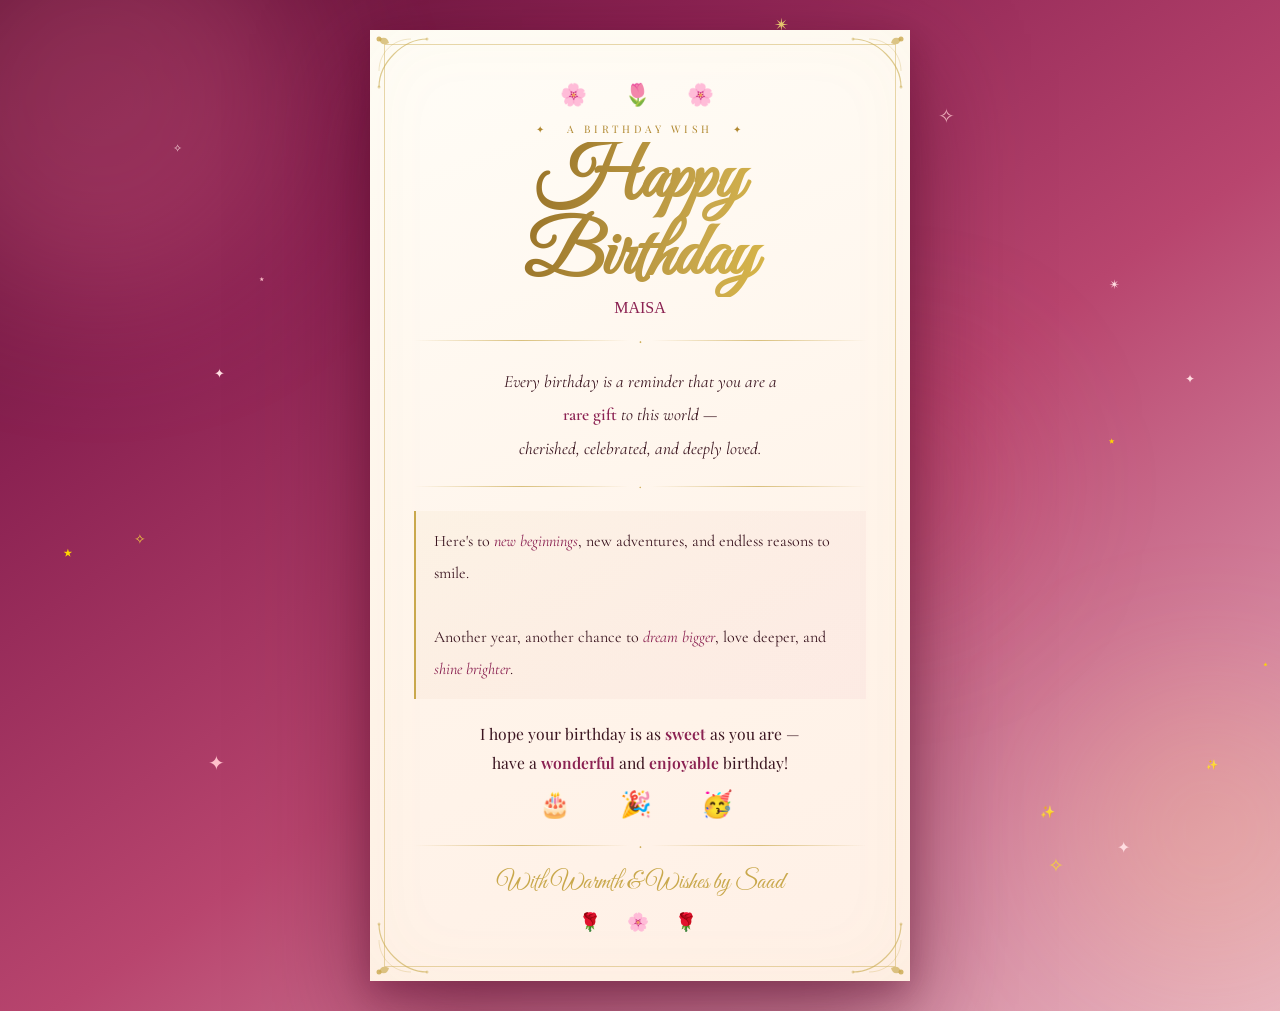
<file: birthday-card.html>
<!DOCTYPE html>
<html lang="en">
<head>
<meta charset="UTF-8">
<meta name="viewport" content="width=device-width, initial-scale=1.0">
<title>Happy Birthday, Maisa! 🎂</title>
<link href="https://fonts.googleapis.com/css2?family=Great+Vibes&family=Playfair+Display:ital,wght@0,400;0,600;1,400&family=Cormorant+Garamond:ital,wght@0,300;0,400;1,300;1,400&display=swap" rel="stylesheet">
<style>
  *, *::before, *::after { box-sizing: border-box; margin: 0; padding: 0; }

  body {
    min-height: 100vh;
    display: flex;
    align-items: center;
    justify-content: center;
    padding: 30px 16px;
    font-family: 'Cormorant Garamond', serif;
    background: linear-gradient(145deg, #5C1033 0%, #8B2252 25%, #B8456E 55%, #D4849E 80%, #E8B4C0 100%);
    position: relative;
    overflow-x: hidden;
  }

  /* Ambient glow blobs */
  .blob {
    position: fixed;
    border-radius: 50%;
    filter: blur(70px);
    pointer-events: none;
    animation: blobFloat ease-in-out infinite alternate;
  }
  .blob-1 { width: 400px; height: 400px; top: -100px; left: -100px; background: rgba(255,120,160,0.25); animation-duration: 7s; }
  .blob-2 { width: 300px; height: 300px; bottom: -80px; right: -80px; background: rgba(255,200,130,0.2); animation-duration: 9s; }
  .blob-3 { width: 250px; height: 250px; top: 40%; left: 60%; background: rgba(200,60,100,0.2); animation-duration: 5s; }

  @keyframes blobFloat {
    from { transform: scale(1) translate(0, 0); }
    to   { transform: scale(1.15) translate(20px, 20px); }
  }

  /* Falling petals */
  .petal {
    position: fixed;
    top: -40px;
    pointer-events: none;
    z-index: 1;
    animation: petalFall linear infinite;
    opacity: 0;
  }
  .petal-inner {
    width: 11px;
    height: 17px;
    border-radius: 0 70% 70% 70%;
    transform: rotate(45deg);
  }
  @keyframes petalFall {
    0%   { transform: translateY(-40px) translateX(0)     rotate(0deg);   opacity: 0; }
    8%   { opacity: 0.75; }
    92%  { opacity: 0.5; }
    100% { transform: translateY(110vh) translateX(60px)  rotate(400deg); opacity: 0; }
  }

  /* Sparkle stars */
  .star {
    position: fixed;
    pointer-events: none;
    z-index: 1;
    font-size: 13px;
    animation: starPulse ease-in-out infinite;
  }
  @keyframes starPulse {
    0%, 100% { opacity: 0; transform: scale(0.4) rotate(0deg); }
    50%       { opacity: 1; transform: scale(1)   rotate(20deg); }
  }

  /* ── CARD ── */
  .card-wrapper {
    position: relative;
    z-index: 10;
    width: 100%;
    display: flex;
    justify-content: center;
  }

  .card {
    background: linear-gradient(160deg, #FFFDF7 0%, #FFF4EA 60%, #FFF0E6 100%);
    width: min(540px, 100%);
    padding: 52px 44px 48px;
    position: relative;
    box-shadow:
      0 40px 100px rgba(80, 10, 40, 0.55),
      0 10px 30px rgba(80, 10, 40, 0.3),
      inset 0 0 80px rgba(201, 168, 76, 0.04);
    animation: cardReveal 1.2s cubic-bezier(0.22, 0.61, 0.36, 1) 0.2s both;
    opacity: 0;
    transform: translateY(40px) scale(0.92);
  }

  @keyframes cardReveal {
    to { opacity: 1; transform: translateY(0) scale(1); }
  }

  /* Gold inner border frame */
  .card::before {
    content: '';
    position: absolute;
    inset: 14px;
    border: 1px solid;
    border-color: #C9A84C;
    opacity: 0.45;
    pointer-events: none;
  }

  /* Corner SVG flourishes */
  .corner {
    position: absolute;
    width: 56px;
    height: 56px;
    pointer-events: none;
  }
  .corner svg { width: 100%; height: 100%; }
  .c-tl { top: 5px;  left: 5px; }
  .c-tr { top: 5px;  right: 5px;  transform: scaleX(-1); }
  .c-bl { bottom: 5px; left: 5px;  transform: scaleY(-1); }
  .c-br { bottom: 5px; right: 5px; transform: scale(-1); }

  /* ── TYPOGRAPHY ── */
  .pre-label {
    text-align: center;
    font-family: 'Playfair Display', serif;
    font-size: 0.65rem;
    letter-spacing: 0.35em;
    text-transform: uppercase;
    color: #B08830;
    opacity: 0.85;
    animation: riseIn 0.9s ease 1s both;
    margin-bottom: 6px;
  }

  .title {
    text-align: center;
    font-family: 'Great Vibes', cursive;
    font-size: clamp(3rem, 9vw, 4.6rem);
    line-height: 1.05;
    background: linear-gradient(100deg, #7A5212 0%, #C9A84C 30%, #F4D03F 52%, #C9A84C 72%, #7A5212 100%);
    background-size: 220% auto;
    -webkit-background-clip: text;
    -webkit-text-fill-color: transparent;
    background-clip: text;
    animation: shimmer 3.5s linear infinite, riseIn 1s ease 0.6s both;
    margin-bottom: 2px;
  }
  @keyframes shimmer {
    from { background-position: 0% center; }
    to   { background-position: 220% center; }
  }

  .flowers-top {
    text-align: center;
    font-size: 1.35rem;
    letter-spacing: 0.25em;
    animation: riseIn 0.9s ease 0.4s both;
    margin-bottom: 14px;
  }

  .divider {
    display: flex;
    align-items: center;
    gap: 10px;
    margin: 18px 0;
    animation: riseIn 0.9s ease 1.2s both;
  }
  .divider-line {
    flex: 1;
    height: 1px;
    background: linear-gradient(to right, transparent, rgba(201,168,76,0.7), transparent);
  }
  .divider-diamond { color: #C9A84C; font-size: 0.6rem; }

  .intro {
    text-align: center;
    font-family: 'Cormorant Garamond', serif;
    font-style: italic;
    font-size: 1.08rem;
    color: #3B1520;
    line-height: 1.95;
    animation: riseIn 0.9s ease 1.4s both;
    margin-bottom: 4px;
  }
  .intro strong {
    font-style: normal;
    font-weight: 600;
    color: #8B2252;
  }

  .quote-block {
    border-left: 2.5px solid #C9A84C;
    padding: 14px 18px;
    margin: 20px 0;
    background: linear-gradient(135deg, rgba(201,168,76,0.05), rgba(212,100,140,0.05));
    animation: riseIn 0.9s ease 1.6s both;
  }
  .quote-text {
    font-family: 'Cormorant Garamond', serif;
    font-size: 1rem;
    color: #3B1520;
    line-height: 2;
  }
  .quote-text em { color: #8B2252; font-style: italic; }

  .closing-msg {
    text-align: center;
    font-family: 'Playfair Display', serif;
    font-size: 0.98rem;
    color: #3B1520;
    line-height: 1.85;
    animation: riseIn 0.9s ease 1.8s both;
    margin: 20px 0 12px;
  }
  .closing-msg span { color: #8B2252; font-weight: 600; }

  .emoji-row {
    text-align: center;
    font-size: 1.6rem;
    letter-spacing: 0.3em;
    animation: riseIn 0.9s ease 2s both;
    margin-bottom: 20px;
  }

  .signature {
    text-align: center;
    font-family: 'Great Vibes', cursive;
    font-size: 1.5rem;
    color: #C9A84C;
    animation: riseIn 0.9s ease 2.1s both;
  }

  .flowers-bottom {
    text-align: center;
    font-size: 1.1rem;
    letter-spacing: 0.2em;
    animation: riseIn 0.9s ease 2.2s both;
    margin-top: 14px;
  }

  @keyframes riseIn {
    from { opacity: 0; transform: translateY(18px); }
    to   { opacity: 1; transform: translateY(0); }
  }
  #name {
    text-align: center;
    margin-top: 2px;
    color: #8B2252;
    font-family: cursive;
    animation: shimmer 3.5s linear infinite, riseIn 1s ease 0.6s both;
    
  }
</style>
</head>
<body>

<!-- Ambient blobs -->
<div class="blob blob-1"></div>
<div class="blob blob-2"></div>
<div class="blob blob-3"></div>

<!-- Falling petals -->
<div id="petals-layer"></div>

<!-- Sparkle stars -->
<div id="stars-layer"></div>

<div class="card-wrapper">
  <div class="card">

    <!-- Corner flourishes -->
    <div class="corner c-tl"><svg viewBox="0 0 56 56" fill="none">
      <path d="M4 52 C4 28 28 4 52 4" stroke="#C9A84C" stroke-width="1.2" opacity="0.6"/>
      <path d="M4 36 C4 18 18 4 36 4" stroke="#C9A84C" stroke-width="0.7" opacity="0.4"/>
      <circle cx="4" cy="4" r="2.5" fill="#C9A84C" opacity="0.8"/>
      <path d="M4 4 Q12 0 14 8 Q6 12 4 4Z" fill="#C9A84C" opacity="0.65"/>
      <circle cx="52" cy="4" r="1.5" fill="#C9A84C" opacity="0.45"/>
      <circle cx="4" cy="52" r="1.5" fill="#C9A84C" opacity="0.45"/>
    </svg></div>

    <div class="corner c-tr"><svg viewBox="0 0 56 56" fill="none">
      <path d="M4 52 C4 28 28 4 52 4" stroke="#C9A84C" stroke-width="1.2" opacity="0.6"/>
      <path d="M4 36 C4 18 18 4 36 4" stroke="#C9A84C" stroke-width="0.7" opacity="0.4"/>
      <circle cx="4" cy="4" r="2.5" fill="#C9A84C" opacity="0.8"/>
      <path d="M4 4 Q12 0 14 8 Q6 12 4 4Z" fill="#C9A84C" opacity="0.65"/>
      <circle cx="52" cy="4" r="1.5" fill="#C9A84C" opacity="0.45"/>
      <circle cx="4" cy="52" r="1.5" fill="#C9A84C" opacity="0.45"/>
    </svg></div>

    <div class="corner c-bl"><svg viewBox="0 0 56 56" fill="none">
      <path d="M4 52 C4 28 28 4 52 4" stroke="#C9A84C" stroke-width="1.2" opacity="0.6"/>
      <path d="M4 36 C4 18 18 4 36 4" stroke="#C9A84C" stroke-width="0.7" opacity="0.4"/>
      <circle cx="4" cy="4" r="2.5" fill="#C9A84C" opacity="0.8"/>
      <path d="M4 4 Q12 0 14 8 Q6 12 4 4Z" fill="#C9A84C" opacity="0.65"/>
      <circle cx="52" cy="4" r="1.5" fill="#C9A84C" opacity="0.45"/>
      <circle cx="4" cy="52" r="1.5" fill="#C9A84C" opacity="0.45"/>
    </svg></div>

    <div class="corner c-br"><svg viewBox="0 0 56 56" fill="none">
      <path d="M4 52 C4 28 28 4 52 4" stroke="#C9A84C" stroke-width="1.2" opacity="0.6"/>
      <path d="M4 36 C4 18 18 4 36 4" stroke="#C9A84C" stroke-width="0.7" opacity="0.4"/>
      <circle cx="4" cy="4" r="2.5" fill="#C9A84C" opacity="0.8"/>
      <path d="M4 4 Q12 0 14 8 Q6 12 4 4Z" fill="#C9A84C" opacity="0.65"/>
      <circle cx="52" cy="4" r="1.5" fill="#C9A84C" opacity="0.45"/>
      <circle cx="4" cy="52" r="1.5" fill="#C9A84C" opacity="0.45"/>
    </svg></div>

    <!-- Card Content -->
    <div class="flowers-top">🌸 &nbsp; 🌷 &nbsp; 🌸</div>

    <p class="pre-label">✦ &nbsp; a birthday wish &nbsp; ✦</p>

    <h1 class="title">Happy Birthday</h1>
    <p id="name">MAISA</p>

    <div class="divider">
      <div class="divider-line"></div>
      <span class="divider-diamond">◆</span>
      <div class="divider-line"></div>
    </div>

    <p class="intro">
      Every birthday is a reminder that you are a<br>
      <strong>rare gift</strong> to this world —<br>
      cherished, celebrated, and deeply loved.
    </p>

    <div class="divider" style="margin: 16px 0;">
      <div class="divider-line"></div>
      <span class="divider-diamond" style="font-size:0.5rem;">◆</span>
      <div class="divider-line"></div>
    </div>

    <div class="quote-block">
      <p class="quote-text">
        Here's to <em>new beginnings</em>, new adventures,
        and endless reasons to smile.<br><br>
        Another year, another chance to <em>dream bigger</em>,
        love deeper, and <em>shine brighter</em>.
      </p>
    </div>

    <p class="closing-msg">
      I hope your birthday is as <span>sweet</span> as you are —<br>
      have a <span>wonderful</span> and <span>enjoyable</span> birthday!
    </p>

    <div class="emoji-row">🎂 &nbsp; 🎉 &nbsp; 🥳</div>

    <div class="divider" style="margin-bottom: 16px;">
      <div class="divider-line"></div>
      <span class="divider-diamond">◆</span>
      <div class="divider-line"></div>
    </div>

    <p class="signature">With Warmth &amp; Wishes by Saad</p>

    <div class="flowers-bottom">🌹 &nbsp; 🌸 &nbsp; 🌹</div>
  </div>
</div>

<script>
  /* ── Falling petals ── */
  const petalColors = [
    ['rgba(255,182,200,0.88)', 'rgba(255,110,140,0.7)'],
    ['rgba(255,210,220,0.85)', 'rgba(240,140,160,0.65)'],
    ['rgba(250,160,185,0.88)', 'rgba(210,80,115,0.7)'],
    ['rgba(255,230,235,0.8)',  'rgba(220,120,150,0.6)'],
  ];
  const layer = document.getElementById('petals-layer');
  for (let i = 0; i < 22; i++) {
    const wrap = document.createElement('div');
    wrap.className = 'petal';
    wrap.style.left = (Math.random() * 100) + 'vw';
    const dur = 7 + Math.random() * 9;
    wrap.style.animationDuration  = dur + 's';
    wrap.style.animationDelay     = (Math.random() * dur) + 's';
    const scale = 0.7 + Math.random() * 0.9;
    wrap.style.transform = `scale(${scale})`;

    const inner = document.createElement('div');
    inner.className = 'petal-inner';
    const c = petalColors[Math.floor(Math.random() * petalColors.length)];
    inner.style.background = `linear-gradient(135deg, ${c[0]}, ${c[1]})`;
    inner.style.boxShadow   = `inset 0 0 4px rgba(255,255,255,0.3)`;

    wrap.appendChild(inner);
    layer.appendChild(wrap);
  }

  /* ── Sparkle stars ── */
  const starChars  = ['✦', '✧', '✴', '✨', '⋆'];
  const starColors = ['#F4D03F', '#FFE87C', '#FFD700', '#FFC0CB', '#FFDDE1'];
  const sLayer = document.getElementById('stars-layer');
  for (let i = 0; i < 28; i++) {
    const s = document.createElement('div');
    s.className = 'star';
    s.textContent = starChars[Math.floor(Math.random() * starChars.length)];
    s.style.left  = (Math.random() * 100) + 'vw';
    s.style.top   = (Math.random() * 100) + 'vh';
    s.style.fontSize = (9 + Math.random() * 13) + 'px';
    s.style.color = starColors[Math.floor(Math.random() * starColors.length)];
    const dur = 2.5 + Math.random() * 4;
    s.style.animationDuration = dur + 's';
    s.style.animationDelay    = (Math.random() * dur) + 's';
    sLayer.appendChild(s);
  }
</script>
</body>
</html>
</file>
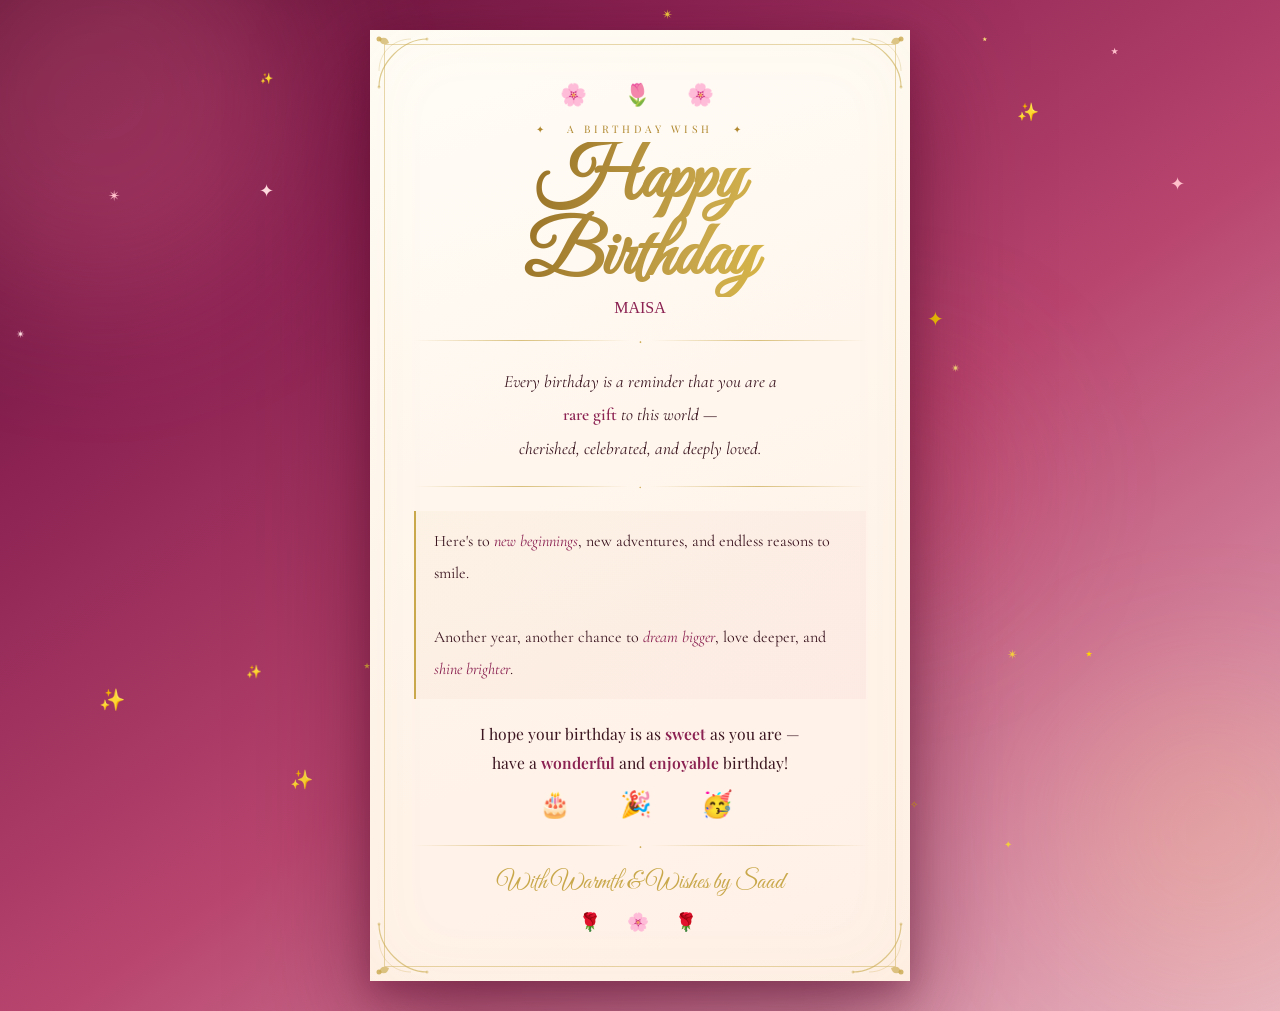
<file: surprise.html>
<!DOCTYPE html>
<html lang="en">
<head>
  <meta charset="UTF-8">
  <meta name="viewport" content="width=device-width, initial-scale=1.0, viewport-fit=cover">
  <title>Surprise · Countdown</title>
  <!-- Google Fonts: modern professional pairing -->
  <link rel="preconnect" href="https://fonts.googleapis.com">
  <link rel="preconnect" href="https://fonts.gstatic.com" crossorigin>
  <link href="https://fonts.googleapis.com/css2?family=Outfit:wght@300;400;500;600;700&family=Space+Grotesk:wght@400;500;600&display=swap" rel="stylesheet">
  <style>
    * {
      margin: 0;
      padding: 0;
      box-sizing: border-box;
    }

    :root {
      --bg-deep: #0a0c14;
      --surface-glass: rgba(18, 22, 35, 0.75);
      --border-light: rgba(255, 255, 255, 0.12);
      --text-primary: #f0f2fa;
      --text-secondary: #b4bbd9;
      --accent-soft: #c4b5fd;
      --accent-warm: #f5b0cb;
      --glow-purple: rgba(148, 130, 240, 0.25);
      --shadow-heavy: 0 30px 50px rgba(0, 0, 0, 0.7);
    }

    body {
      font-family: 'Outfit', system-ui, -apple-system, sans-serif;
      background: radial-gradient(circle at 30% 20%, #1b1f33 0%, #0b0e17 85%);
      min-height: 100vh;
      display: flex;
      align-items: center;
      justify-content: center;
      padding: 1.8rem;
      margin: 0;
      position: relative;
      overflow-x: hidden;
    }

    /* elegant ambient light shapes */
    body::before {
      content: "";
      position: fixed;
      inset: 0;
      background: radial-gradient(ellipse at 60% 30%, rgba(120, 100, 200, 0.12) 0%, transparent 55%),
                  radial-gradient(ellipse at 25% 70%, rgba(250, 140, 160, 0.08) 0%, transparent 55%);
      pointer-events: none;
      z-index: 0;
      animation: ambientPulse 12s infinite alternate ease-in-out;
    }

    @keyframes ambientPulse {
      0% { opacity: 0.7; transform: scale(1); }
      100% { opacity: 1; transform: scale(1.05); }
    }

    /* main card – glass morphism professional look */
    .countdown-card {
      position: relative;
      z-index: 10;
      width: 100%;
      max-width: 700px;
      background: rgba(15, 18, 30, 0.7);
      backdrop-filter: blur(28px);
      -webkit-backdrop-filter: blur(28px);
      border-radius: 3.5rem;
      padding: 3.2rem 2.8rem;
      box-shadow: 0 40px 70px rgba(0, 0, 0, 0.65), 0 0 0 1px rgba(255, 255, 255, 0.1), inset 0 1px 0 rgba(255, 255, 255, 0.08);
      border: 1px solid rgba(255, 255, 255, 0.14);
      color: var(--text-primary);
      text-align: center;
      transition: all 0.2s ease;
    }

    /* subtle top accent line */
    .accent-strip {
      width: 70px;
      height: 4px;
      background: linear-gradient(90deg, #bca0ff, #f7a1c4);
      border-radius: 10px;
      margin: 0 auto 2rem;
      opacity: 0.9;
    }

    .event-badge {
      display: inline-flex;
      align-items: center;
      gap: 0.5rem;
      background: rgba(255, 255, 255, 0.06);
      backdrop-filter: blur(8px);
      padding: 0.5rem 1.6rem;
      border-radius: 3rem;
      font-size: 0.95rem;
      font-weight: 500;
      letter-spacing: 0.3px;
      color: #cdd4f0;
      margin-bottom: 1.8rem;
      border: 1px solid rgba(255, 255, 255, 0.15);
    }

    h1 {
      font-family: 'Space Grotesk', 'Outfit', sans-serif;
      font-size: 2.6rem;
      font-weight: 500;
      letter-spacing: -0.7px;
      background: linear-gradient(to right, #ede9ff, #d4c5fe, #fcd5e4);
      -webkit-background-clip: text;
      -webkit-text-fill-color: transparent;
      background-clip: text;
      margin-bottom: 0.6rem;
      line-height: 1.2;
    }

    .subtitle {
      font-size: 1.05rem;
      font-weight: 400;
      color: #b1bbdf;
      margin-bottom: 2.5rem;
      border-bottom: 1px dashed rgba(255, 255, 255, 0.15);
      padding-bottom: 1.8rem;
      display: flex;
      align-items: center;
      justify-content: center;
      gap: 0.4rem;
      flex-wrap: wrap;
    }

    .subtitle i {
      font-style: normal;
      font-size: 1.2rem;
    }

    /* timer grid with refined typography */
    .timer-grid {
      display: flex;
      flex-wrap: wrap;
      align-items: center;
      justify-content: center;
      gap: 0.9rem;
      margin: 1.2rem 0 2.2rem;
    }

    .time-unit {
      background: rgba(8, 10, 20, 0.65);
      backdrop-filter: blur(18px);
      -webkit-backdrop-filter: blur(18px);
      border-radius: 2.2rem;
      padding: 1.3rem 0.5rem;
      min-width: 85px;
      flex: 1 1 80px;
      box-shadow: 0 20px 30px -10px rgba(0, 0, 0, 0.7), inset 0 1px 0 rgba(255, 255, 255, 0.08);
      border: 1px solid rgba(255, 255, 255, 0.1);
      transition: transform 0.25s ease, box-shadow 0.3s;
    }

    .time-unit:hover {
      transform: translateY(-5px);
      box-shadow: 0 28px 38px -12px rgba(0, 0, 0, 0.8), 0 0 0 1px rgba(255, 255, 255, 0.25);
    }

    .digit {
      font-family: 'Space Grotesk', monospace;
      font-size: 3.6rem;
      font-weight: 600;
      background: linear-gradient(180deg, #ffffff 5%, #dbd2fc 90%);
      -webkit-background-clip: text;
      -webkit-text-fill-color: transparent;
      background-clip: text;
      line-height: 1.1;
      letter-spacing: 1px;
      text-shadow: 0 2px 14px rgba(170, 140, 255, 0.5);
    }

    .unit-label {
      font-size: 0.8rem;
      font-weight: 600;
      text-transform: uppercase;
      letter-spacing: 0.28em;
      color: #989ec9;
      margin-top: 0.4rem;
    }

    .separator {
      font-size: 2.4rem;
      font-weight: 300;
      color: #6b719e;
      margin: 0 -0.2rem;
      align-self: center;
      opacity: 0.7;
    }

    /* progress section */
    .progress-container {
      margin: 1.5rem 0 1.8rem;
    }

    .progress-track {
      width: 100%;
      max-width: 280px;
      height: 5px;
      background: rgba(255, 255, 255, 0.07);
      border-radius: 20px;
      margin: 0 auto;
      overflow: hidden;
      box-shadow: inset 0 1px 5px rgba(0,0,0,0.5);
    }

    .progress-fill {
      width: 0%;
      height: 100%;
      background: linear-gradient(90deg, #b491f0, #f599bb);
      border-radius: 20px;
      box-shadow: 0 0 18px #b77ef0;
      transition: width 0.4s ease;
    }

    .target-highlight {
      font-weight: 500;
      font-size: 1rem;
      background: rgba(255, 255, 255, 0.04);
      backdrop-filter: blur(4px);
      padding: 0.5rem 2rem;
      border-radius: 2.8rem;
      display: inline-block;
      color: #dce1fc;
      letter-spacing: 0.2px;
      border: 1px solid rgba(255, 255, 255, 0.12);
    }

    .redirect-message {
      margin-top: 2.2rem;
      font-size: 0.9rem;
      color: #b1bce2;
      display: flex;
      align-items: center;
      justify-content: center;
      gap: 0.4rem;
      opacity: 0.85;
    }

    @media (max-width: 500px) {
      .countdown-card {
        padding: 2.4rem 1.5rem;
        border-radius: 2.8rem;
      }
      .digit {
        font-size: 2.7rem;
      }
      h1 {
        font-size: 2rem;
      }
    }
  </style>
</head>
<body>
  <div class="countdown-card">
    <div class="accent-strip"></div>
    
    <div class="event-badge">
      <span>🌸</span> Exclusive moment <span>✨</span>
    </div>

<!--     <h1>midnight · june first</h1> -->
    
    <div class="subtitle">
      <i>🌿</i> The surprise unlocks at exactly 12:00 AM <i>🌙</i>
    </div>

    <!-- dynamic countdown display -->
    <div class="timer-grid" id="timerGrid">
      <div class="time-unit">
        <div class="digit" id="daysDisplay">00</div>
        <div class="unit-label">days</div>
      </div>
      <div class="separator">:</div>
      <div class="time-unit">
        <div class="digit" id="hoursDisplay">00</div>
        <div class="unit-label">hours</div>
      </div>
      <div class="separator">:</div>
      <div class="time-unit">
        <div class="digit" id="minutesDisplay">00</div>
        <div class="unit-label">mins</div>
      </div>
      <div class="separator">:</div>
      <div class="time-unit">
        <div class="digit" id="secondsDisplay">00</div>
        <div class="unit-label">secs</div>
      </div>
    </div>

    <div class="progress-container">
      <div class="progress-track">
        <div class="progress-fill" id="progressFillBar" style="width: 0%;"></div>
      </div>
    </div>

    <div class="target-highlight">
      unlocking...
    </div>

    <div class="redirect-message">
      <span>🎈</span> automatically redirects to your surprise <span>🎈</span>
    </div>
  </div>

  <script>
    (() => {
      // ----- TARGET: JUNE 1, CURRENT YEAR, 00:00:00.000 LOCAL TIME -----
      function getTargetJuneFirst() {
        const now = new Date();
        const year = now.getFullYear();
        // month index 5 = June, day 1, hour 0, minute 0, second 0, ms 0
        return new Date(year, 5, 1, 0, 0, 0, 0);
      }

      // DOM elements
      const daysEl = document.getElementById('daysDisplay');
      const hoursEl = document.getElementById('hoursDisplay');
      const minutesEl = document.getElementById('minutesDisplay');
      const secondsEl = document.getElementById('secondsDisplay');
      const progressFill = document.getElementById('progressFillBar');

      let redirectTriggered = false;

      // formatting helper
      const formatUnit = (value) => String(Math.floor(value)).padStart(2, '0');

      // main update function
      function refreshCountdown() {
        if (redirectTriggered) return;

        const now = new Date();
        const target = getTargetJuneFirst();

        // if current time reached or passed target -> redirect
        if (now >= target) {
          performRedirect();
          return;
        }

        const diffMs = target - now;
        if (diffMs <= 0) {
          performRedirect();
          return;
        }

        // calculate time components
        const totalSeconds = Math.floor(diffMs / 1000);
        const days = Math.floor(totalSeconds / 86400);
        const hours = Math.floor((totalSeconds % 86400) / 3600);
        const minutes = Math.floor((totalSeconds % 3600) / 60);
        const seconds = totalSeconds % 60;

        // update UI
        daysEl.textContent = formatUnit(days);
        hoursEl.textContent = formatUnit(hours);
        minutesEl.textContent = formatUnit(minutes);
        secondsEl.textContent = formatUnit(seconds);

        // ---- progress bar logic (meaningful UX) ----
        // Represent how much of the remaining time has passed today relative to midnight,
        // or if target is today, show percentage of day completed toward target.
        const startOfToday = new Date(now.getFullYear(), now.getMonth(), now.getDate(), 0, 0, 0, 0);
        const endOfToday = new Date(now.getFullYear(), now.getMonth(), now.getDate(), 23, 59, 59, 999);
        
        let progressPercent = 0;
        
        if (target <= endOfToday) {
          // target is today: calculate elapsed from start of today to now vs total to target
          const totalWindow = target - startOfToday;
          const elapsedWindow = now - startOfToday;
          progressPercent = totalWindow > 0 ? Math.min(100, (elapsedWindow / totalWindow) * 100) : 100;
        } else {
          // target is future days: show percentage of current day completed (gives sense of movement)
          const msInDay = 24 * 60 * 60 * 1000;
          const dayProgress = now - startOfToday;
          progressPercent = Math.min(100, (dayProgress / msInDay) * 100);
        }
        
        progressFill.style.width = `${progressPercent}%`;
      }

      function performRedirect() {
        if (redirectTriggered) return;
        redirectTriggered = true;
        // redirect to birthday-card.html (must exist in same directory)
        window.location.href = 'birthday-card.html';
      }

      // initial call
      refreshCountdown();

      // update every second
      const mainInterval = setInterval(() => {
        if (redirectTriggered) {
          clearInterval(mainInterval);
          return;
        }
        // double-check before update
        const now = new Date();
        if (now >= getTargetJuneFirst()) {
          performRedirect();
          clearInterval(mainInterval);
          return;
        }
        refreshCountdown();
      }, 1000);

      // visibility change: when user returns to tab, immediate sync
      document.addEventListener('visibilitychange', () => {
        if (document.hidden === false && !redirectTriggered) {
          const now = new Date();
          if (now >= getTargetJuneFirst()) {
            performRedirect();
          } else {
            refreshCountdown();
          }
        }
      });

      // additional safety check every 20 seconds (in case timer drifts)
      const safetyInterval = setInterval(() => {
        if (redirectTriggered) {
          clearInterval(safetyInterval);
          return;
        }
        if (new Date() >= getTargetJuneFirst()) {
          performRedirect();
        }
      }, 20000);
    })();
  </script>
</body>
</html>
</file>
